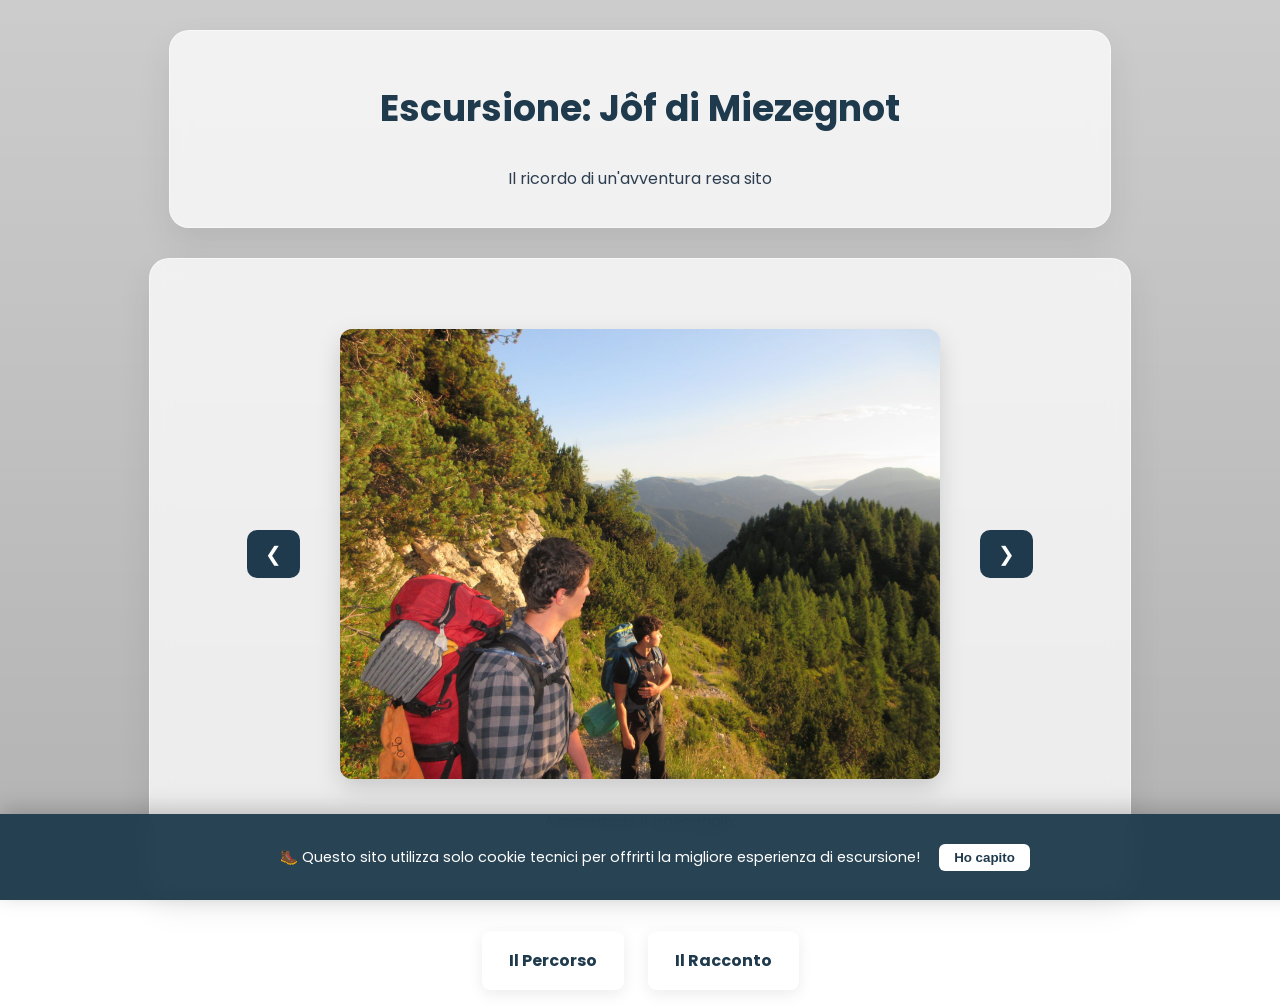
<file: index.html>
<!DOCTYPE html>
<html lang="it">
    
    <head>
        <meta charset="UTF-8">
        <title>Escursione: Jôf di Miezegnot</title>
        <link rel="stylesheet" href="stileIndex.css">
    </head>

    <body>
   <div id="cookie-banner" style="position: fixed; bottom: 0; left: 0; width: 100%; background: rgba(30, 58, 76, 0.95); backdrop-filter: blur(10px); color: white; text-align: center; padding: 15px; box-shadow: 0 -5px 20px rgba(0, 0, 0, 0.2); z-index: 1000; font-size: 0.9rem;">
    <p>🥾 Questo sito utilizza solo cookie tecnici per offrirti la migliore esperienza di escursione! 
        <button onclick="document.getElementById('cookie-banner').style.display='none';" style="background: #ffffff; color: #1e3a4c; border: none; padding: 6px 15px; margin-left: 15px; border-radius: 6px; font-weight: bold; cursor: pointer;">
            Ho capito
        </button>
    </p>
</div>
        <section class="box-contenuto">    

            <h1>Escursione: Jôf di Miezegnot</h1> <!-- Titolo --> 

            <!-- Creo la classe parag-centrati per gestirli separatamente-->
            <p class="parag-centrati">Il ricordo di un'avventura resa sito</p> 

        </section>

        <section class="sezione-galleria">
            <!-- Contenitore principale della galleria -->
                <div class="galleria-container">
                    <!-- Pulsante Indietro -->
                    <button id="btn-precedente" class="btn-freccia">&#10094;</button>
  
                    <!-- L'immagine che ruota -->
                    <img id="foto-galleria" src="immagini/montagna1.jpg" alt="Foto escursione" class="foto-galleria">
  
                    <!-- Pulsante Avanti -->
                    <button id="btn-successivo" class="btn-freccia">&#10095;</button>
                </div>
                <!-- Descrizioni -->
                <div class="testo-descrizione">
                    <p class="testo-descrizione attiva">Ammirando il paesaggio.</p>
                    <p class="testo-descrizione">La Croce sulla cima del monte.</p>
                    <p class="testo-descrizione">Un piccolo momento di goliardia.</p>
                    <p class="testo-descrizione">Le prime luci della mattina.</p>
                    <p class="testo-descrizione">Vista su un rifigio.</p>
                </div>
           
        </section>


        <div class="menu-riquadri">
            <!-- Riquadri di passaggio, uso la classe per definirne proprietà in CSS-->
            <a href="percorso.html" class="riquadro-link">Il Percorso</a>
            <a href="racconto.html" class="riquadro-link">Il Racconto</a>
        </div>
    
        <!-- Script per la galleria a rotazione -->
        <script src="galleria.js"></script>
    
    </body>


</html>
</file>
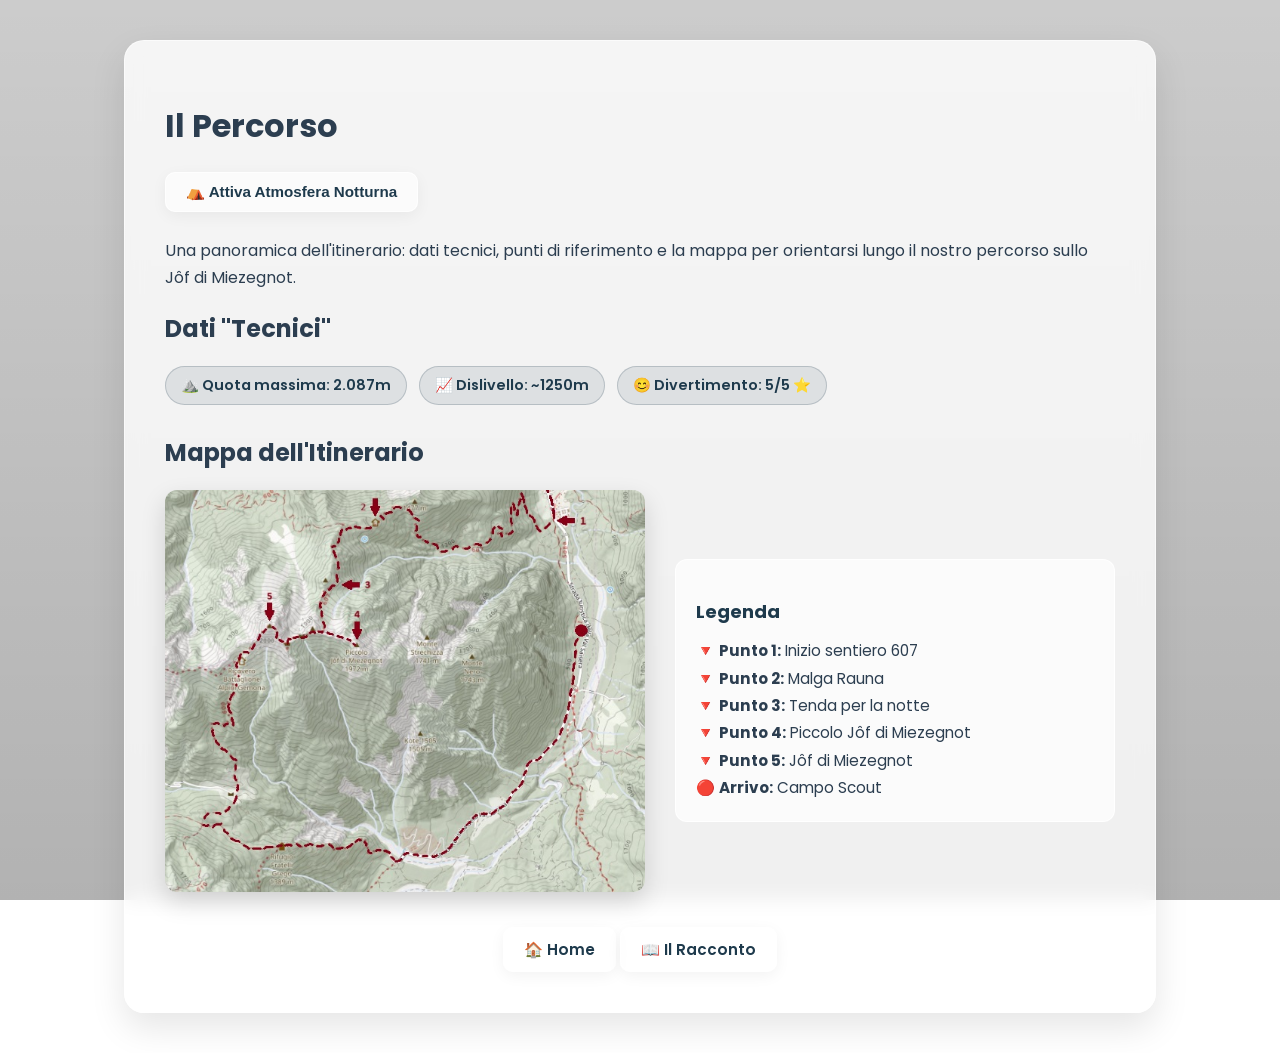
<file: percorso.html>
<!DOCTYPE html>
<html lang="it">
<head>
    <meta charset="UTF-8">
    <meta name="viewport" content="width=device-width, initial-scale=1.0">
    <title>Il Percorso - Jôf di Miezegnot</title>
    <link rel="stylesheet" href="stilePagine1.css"> <!-- Il tuo CSS condiviso -->
</head>
<body>

    <!-- UNICA GRANDE BOX CENTRALE -->
    <div class="sezione-galleria box-percorso-principale">
        
        <!-- Titolo e descrizione -->
        <h1>Il Percorso</h1>

        <div style="margin-bottom: 25px;">
            <button id="btn-notte" class="btn-ritorno">⛺ Attiva Atmosfera Notturna</button>
        </div>
        
        <p class="descrizione-testo">
            Una panoramica dell'itinerario: dati tecnici, punti di riferimento e la mappa per orientarsi lungo il nostro percorso sullo Jôf di Miezegnot.
        </p>

        <h2>Dati "Tecnici"</h2>
        <div class="dati-grid-sinistra">
            <span class="badge-dato">⛰️ Quota massima: 2.087m</span>
            <span class="badge-dato">📈 Dislivello: ~1250m</span>
            <span class="badge-dato">😊 Divertimento: 5/5 ⭐</span>
        </div>

        <h2>Mappa dell'Itinerario</h2>

        <!-- MAPPA E LEGENDA AFFIANCATE DENTRO LA STESSA BOX -->
        <div class="mappa-legenda-align">
            <img src="immagini/mapppa.jpg" alt="Mappa del percorso Jôf di Miezegnot" class="foto-galleria-mappa">
            
            <div class="legenda-lato">
                <h3>Legenda</h3>
                <ul class="legenda-lista">
                    <li>🔻 <strong>Punto 1:</strong> Inizio sentiero 607</li>
                    <li>🔻 <strong>Punto 2:</strong> Malga Rauna</li>
                    <li>🔻 <strong>Punto 3:</strong> Tenda per la notte</li>
                    <li>🔻 <strong>Punto 4:</strong> Piccolo Jôf di Miezegnot</li>
                    <li>🔻 <strong>Punto 5:</strong> Jôf di Miezegnot</li>
                    <li>🔴 <strong>Arrivo:</strong> Campo Scout</li>
                </ul>
            </div>
        </div>

        <!-- Pulsante di ritorno -->
        <div style="text-align: center; margin-top: 35px;">

            <a href="index.html" class="btn-ritorno">🏠 Home</a>
            <a href="racconto.html" class="btn-ritorno">📖 Il Racconto</a>
        </div>

    </div>
    <!-- SCRIPT JAVASCRIPT PER LA MODALITÀ NOTTE -->
    <script>
        const btnNotte = document.getElementById('btn-notte');
        
        btnNotte.addEventListener('click', function() {
            document.body.classList.toggle('modo-notte');
            
            if (document.body.classList.contains('modo-notte')) {
                btnNotte.textContent = "☀️ Torna alla luce del giorno";
            } else {
                btnNotte.textContent = "⛺ Attiva Atmosfera Notturna";
            }
        });
    </script>

</body>
</html>
</file>
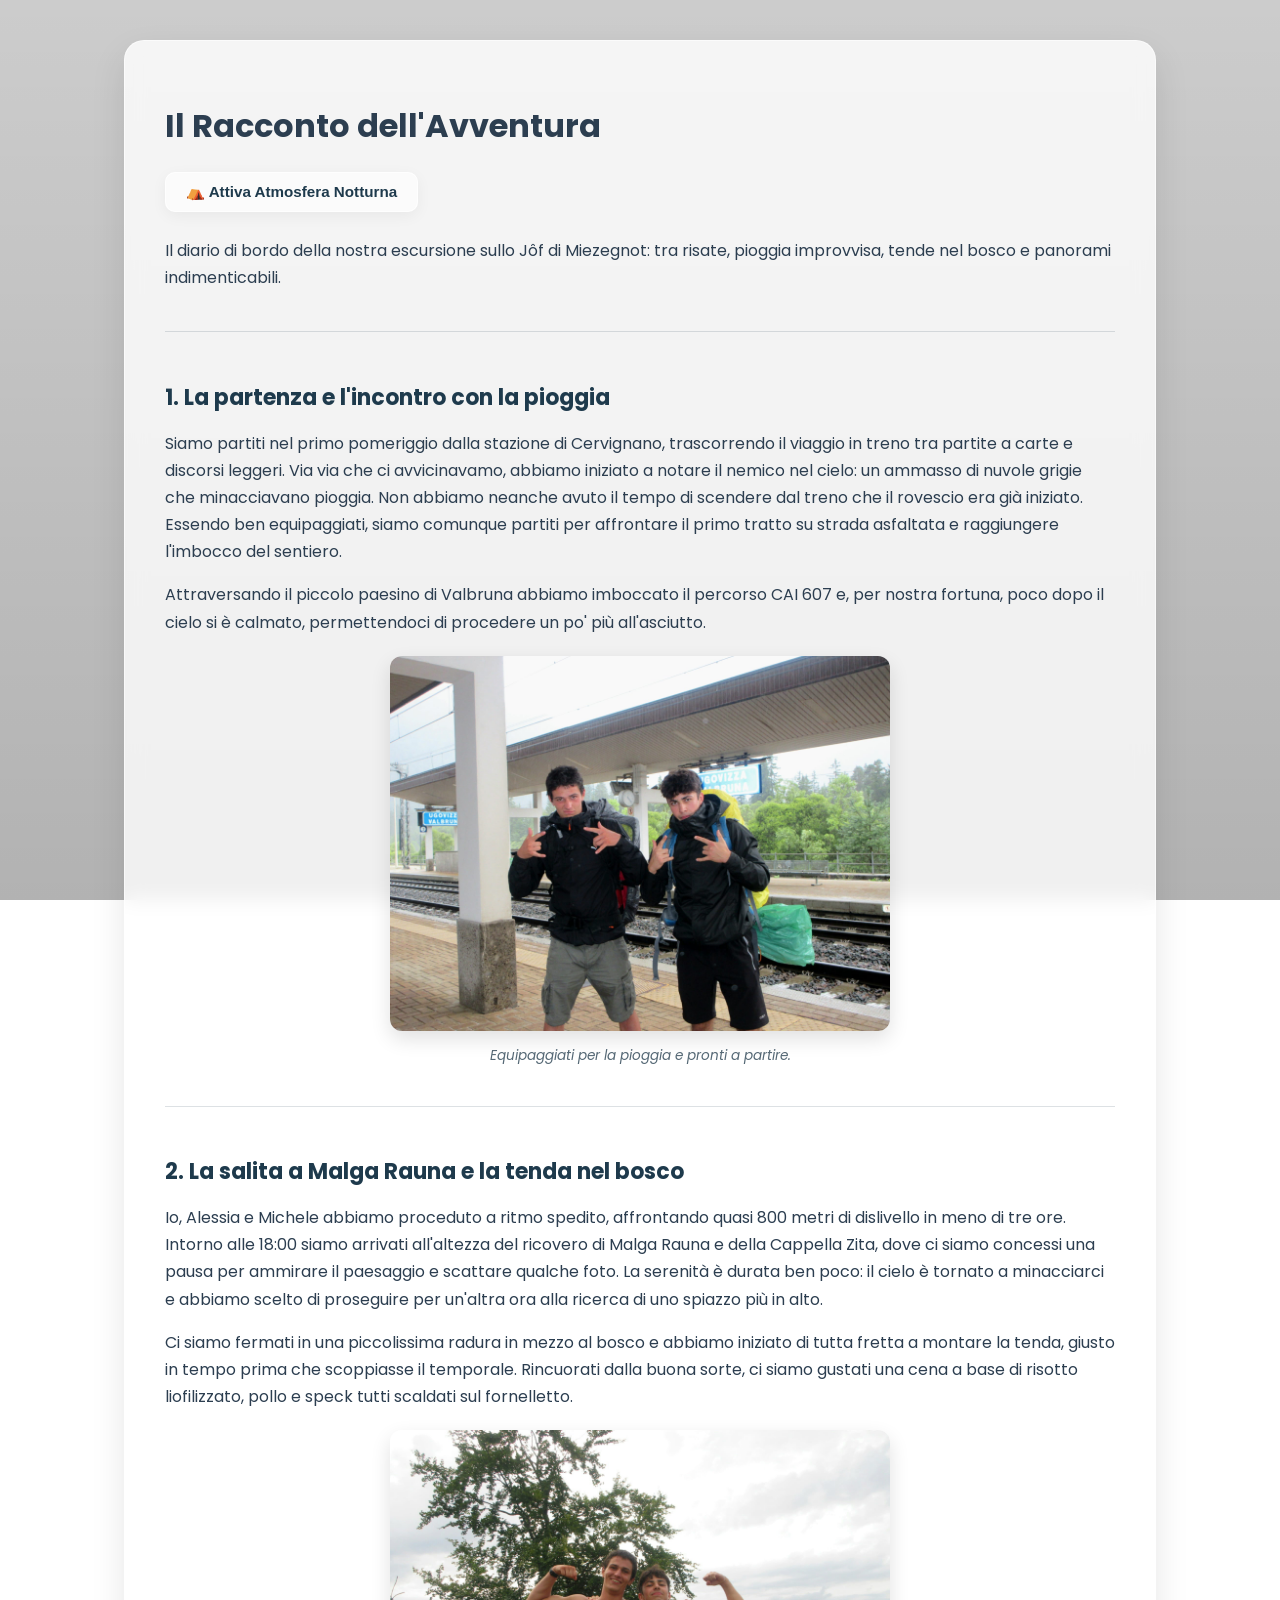
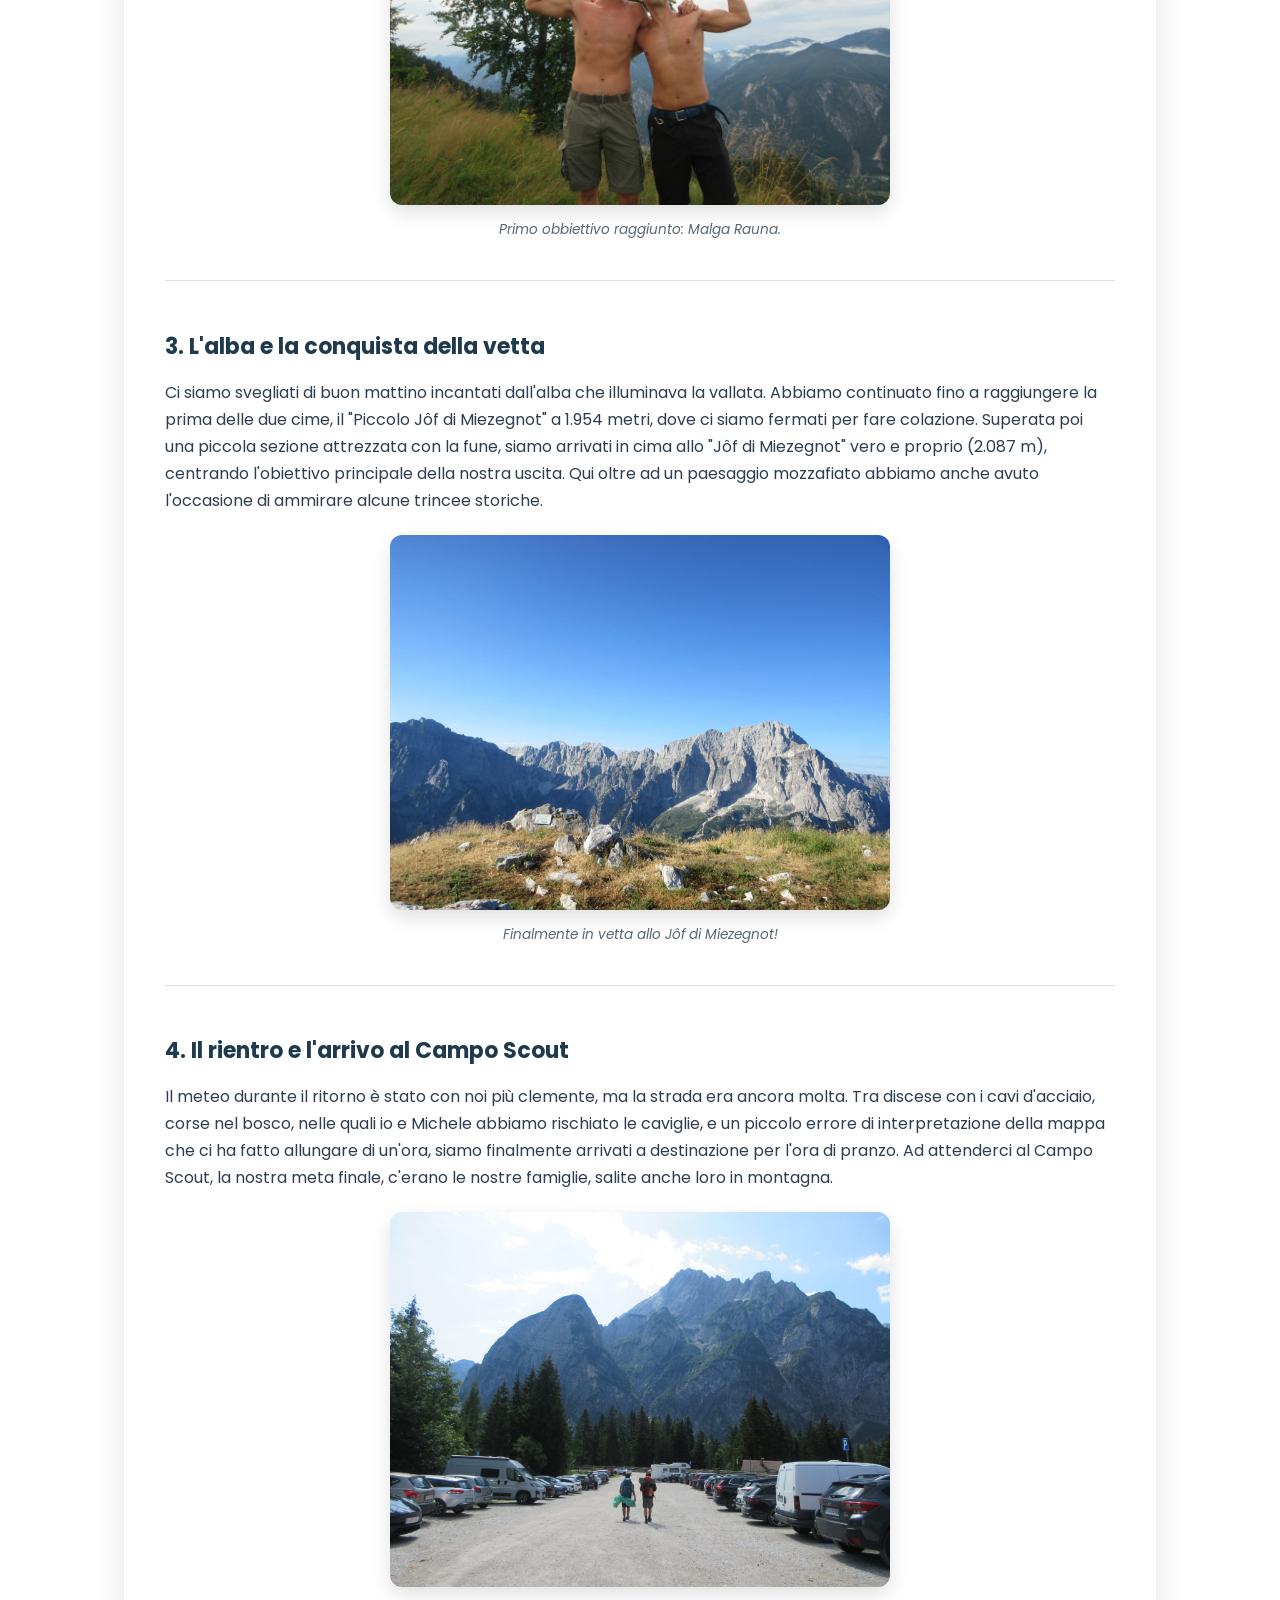
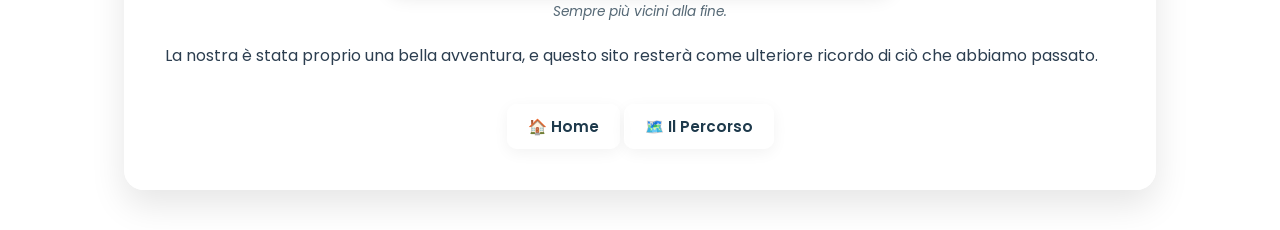
<file: racconto.html>
<!DOCTYPE html>
<html lang="it">
<head>
    <meta charset="UTF-8">
    <meta name="viewport" content="width=device-width, initial-scale=1.0">
    <title>Il Racconto - Jôf di Miezegnot</title>
    <link rel="stylesheet" href="stilePagine1.css">
</head>
<body>

    <!-- BOX PRINCIPALE DEL RACCONTO -->
    <div class="sezione-galleria box-percorso-principale">
        
        <h1>Il Racconto dell'Avventura</h1>

        <div style="margin-bottom: 25px;">
            <button id="btn-notte" class="btn-ritorno">⛺ Attiva Atmosfera Notturna</button>
        </div>
        
        <p class="descrizione-testo parag-centrati">
            Il diario di bordo della nostra escursione sullo Jôf di Miezegnot: tra risate, pioggia improvvisa, tende nel bosco e panorami indimenticabili.
        </p>

        <!-- CAPITOLO 1 -->
        <div class="capitolo-box">
            <h2>1. La partenza e l'incontro con la pioggia</h2>
            <p>
                Siamo partiti nel primo pomeriggio dalla stazione di Cervignano, trascorrendo il viaggio in treno tra partite a carte e discorsi leggeri. Via via che ci avvicinavamo, abbiamo iniziato a notare il nemico nel cielo: un ammasso di nuvole grigie che minacciavano pioggia. Non abbiamo neanche avuto il tempo di scendere dal treno che il rovescio era già iniziato. Essendo ben equipaggiati, siamo comunque partiti per affrontare il primo tratto su strada asfaltata e raggiungere l'imbocco del sentiero. 
            </p>
            <p>
                Attraversando il piccolo paesino di Valbruna abbiamo imboccato il percorso CAI 607 e, per nostra fortuna, poco dopo il cielo si è calmato, permettendoci di procedere un po' più all'asciutto.
            </p>
            
            <!-- Foto del Capitolo 1 -->
            <div class="foto-capitolo-container">
                <img src="immagini/fotoStazione.jpg" alt="Partenza dell'escursione" class="foto-capitolo">
                <span class="didascalia">Equipaggiati per la pioggia e pronti a partire.</span>
            </div>
        </div>

        <!-- CAPITOLO 2 -->
        <div class="capitolo-box">
            <h2>2. La salita a Malga Rauna e la tenda nel bosco</h2>
            <p>
                Io, Alessia e Michele abbiamo proceduto a ritmo spedito, affrontando quasi 800 metri di dislivello in meno di tre ore. Intorno alle 18:00 siamo arrivati all'altezza del ricovero di Malga Rauna e della Cappella Zita, dove ci siamo concessi una pausa per ammirare il paesaggio e scattare qualche foto. La serenità è durata ben poco: il cielo è tornato a minacciarci e abbiamo scelto di proseguire per un'altra ora alla ricerca di uno spiazzo più in alto.
            </p>
            <p>
                Ci siamo fermati in una piccolissima radura in mezzo al bosco e abbiamo iniziato di tutta fretta a montare la tenda, giusto in tempo prima che scoppiasse il temporale. Rincuorati dalla buona sorte, ci siamo gustati una cena a base di risotto liofilizzato, pollo e speck tutti scaldati sul fornelletto.
            </p>
            
            <!-- Foto del Capitolo 2 -->
            <div class="foto-capitolo-container">
                <img src="immagini/fotoMalgaRauna.jpg" alt="Bicipiti e Malga" class="foto-capitolo">
                <span class="didascalia">Primo obbiettivo raggiunto: Malga Rauna.</span>
            </div>
        </div>

        <!-- CAPITOLO 3 -->
        <div class="capitolo-box">
            <h2>3. L'alba e la conquista della vetta</h2>
            <p>
                Ci siamo svegliati di buon mattino incantati dall'alba che illuminava la vallata. Abbiamo continuato fino a raggiungere la prima delle due cime, il "Piccolo Jôf di Miezegnot" a 1.954 metri, dove ci siamo fermati per fare colazione. Superata poi una piccola sezione attrezzata con la fune, siamo arrivati in cima allo "Jôf di Miezegnot" vero e proprio (2.087 m), centrando l'obiettivo principale della nostra uscita. Qui oltre ad un paesaggio mozzafiato abbiamo anche avuto l'occasione di ammirare alcune trincee storiche.
            </p>
            
            <!-- Foto del Capitolo 3 -->
            <div class="foto-capitolo-container">
                <img src="immagini/fotoCima.jpg" alt="In cima allo Jôf di Miezegnot" class="foto-capitolo">
                <span class="didascalia">Finalmente in vetta allo Jôf di Miezegnot!</span>
            </div>
        </div>

        <!-- CAPITOLO 4 -->
        <div class="capitolo-box">
            <h2>4. Il rientro e l'arrivo al Campo Scout</h2>
            <p>
                Il meteo durante il ritorno è stato con noi più clemente, ma la strada era ancora molta. Tra discese con i cavi d'acciaio, corse nel bosco, nelle quali io e Michele abbiamo rischiato le caviglie, e un piccolo errore di interpretazione della mappa che ci ha fatto allungare di un'ora, siamo finalmente arrivati a destinazione per l'ora di pranzo. Ad attenderci al Campo Scout, la nostra meta finale, c'erano le nostre famiglie, salite anche loro in montagna.
                        <!-- Foto del Capitolo 4 -->
            <div class="foto-capitolo-container">
                <img src="immagini/fotoArrivo.jpg" alt="Quasi arrivati" class="foto-capitolo">
                <span class="didascalia">Sempre più vicini alla fine.</span>
            </div>
        </div>

          <p>
            La nostra è stata proprio una bella avventura, e questo sito resterà come ulteriore ricordo di ciò che abbiamo passato. 
          </p>

        <div style="text-align: center; margin-top: 35px;">
            <a href="index.html" class="btn-ritorno">🏠 Home</a>
            <a href="percorso.html" class="btn-ritorno">🗺️ Il Percorso</a>
        </div>
        </div>

    </div>

    <!-- SCRIPT JAVASCRIPT PER LA MODALITÀ NOTTE -->
    <script>
        const btnNotte = document.getElementById('btn-notte');
        
        btnNotte.addEventListener('click', function() {
            document.body.classList.toggle('modo-notte');
            
            if (document.body.classList.contains('modo-notte')) {
                btnNotte.textContent = "☀️ Torna alla luce del giorno";
            } else {
                btnNotte.textContent = "⛺ Attiva Atmosfera Notturna";
            }
        });
    </script>

</body>
</html>
</file>
<file: stileIndex.css>
@import url('https://fonts.googleapis.com/css2?family=Poppins:wght@300;400;600&display=swap');

/* Proprietà corpo principale*/
body {
  font-family: 'Poppins', sans-serif;
  background: 
    linear-gradient(rgba(0, 0, 0, 0.2), rgba(0, 0, 0, 0.3)), 
    url('https://images.pexels.com/photos/1054218/pexels-photo-1054218.jpeg');
  background-size: cover;
  background-position: center;
  background-attachment: fixed;
  color: #2c3e50;
}

/* Definisco una box contenuto*/
.box-contenuto {
  background: rgba(255, 255, 255, 0.75); 
  backdrop-filter: blur(10px);           /* Effetto sfocatura */
  border: 1px solid rgba(255, 255, 255, 0.5); /* Bordo chiaro */
  max-width: 900px;
  margin: 30px auto;                     /* Centrato e distanziato dalle altre sezioni */
  padding: 20px;
  border-radius: 20px;                  
  box-shadow: 0 15px 35px rgba(0, 0, 0, 0.08); 
  text-align: center;
}

.sezione-galleria {
  background: rgba(255, 255, 255, 0.75); 
  backdrop-filter: blur(10px);        
  border: 1px solid rgba(255, 255, 255, 0.5); 
  max-width: 900px;
  margin: 30px auto;                    
  padding: 40px;
  border-radius: 20px;                
  box-shadow: 0 15px 35px rgba(0, 0, 0, 0.08); 
  text-align: center;
}

/* Personalizzazione dei titoli */
h1 {
  color: #1e3a4c;
  text-align: center;
  font-size: 36px;
}

/*Centratura paragrafi*/
.parag-centrati {
  text-align: center;
}


/*Standard per le foto*/
.foto-galleria {
  width: 600px;
  height: auto;
  border-radius: 12px;
  box-shadow: 0 10px 25px rgba(0, 0, 0, 0.15);  
}

/* Blocco pulsanti */
.galleria-container {
  display: flex;
  align-items: center;
  justify-content: center; 
  gap: 40px;               
  max-width: 800px;        
  margin: 30px auto;       
}

/* Estetica Pulsanti */
.btn-freccia {
  background-color: #1e3a4c; 
  color: white;
  border: none;
  font-size: 20px;
  border-radius: 10px; 
  padding: 12px 18px; 
  cursor: pointer;
  transition: all 0.3s ease; 
}

/* Comportamento di hover (CARINO) */
.btn-freccia:hover {
  background-color: #2c4a5d;
  transform: translateY(-2px); 
}

/* Blocchi link */
.menu-riquadri {
  text-align: center;
  margin-top: 30px; 
}

/* Blocchi link stile */
.riquadro-link {
  display: inline-block; 
  padding: 15px 25px;    
  margin: 10px;          
  color: #1e3a4c;     
  text-decoration: none; 
  border: 2px solid rgb(255, 255, 255, 0.5);    
  border-radius: 8px;    
  font-weight: bold;     
  background-color: #ffffff;
  box-shadow: 0 4px 15px rgba(0, 0, 0, 0.08); 
  transition: all 0.3s ease; 
}

/* Link hover */
.riquadro-link:hover {
  background-color: #2c4a5d;
  color: white;
  border-color: #2c4a5d;
  transform: translateY(-4px); 
  box-shadow: 0 8px 20px rgba(46, 125, 50, 0.3); 
}


.testo-descrizione p {
  display: none; 
}


.testo-descrizione p.attiva {
  display: block; 
}

.cookie-box {
  position: fixed;
  bottom: 0;
  left: 0;
  width: 100%;
  background: rgba(30, 58, 76, 0.95);
  backdrop-filter: blur(10px);
  color: white;
  text-align: center;
  padding: 15px;
  box-shadow: 0 -5px 20px rgba(0, 0, 0, 0.2);
  z-index: 1000;
  font-size: 0.9rem;
  transition: transform 0.4s ease;
}

.cookie-box.nascondi {
  transform: translateY(100%);
}

.btn-cookie {
  background: #ffffff;
  color: #1e3a4c;
  border: none;
  padding: 6px 15px;
  margin-left: 15px;
  border-radius: 6px;
  font-weight: bold;
  cursor: pointer;
  transition: background 0.2s;
}

.btn-cookie:hover {
  background: #c8e6c9;
}

/* --- MODALITÀ NOTTE (Dark Mode Completa) --- */
body.modo-notte {
  background: linear-gradient(rgba(0, 0, 0, 0.2), rgba(0, 0, 0, 0.3)), 
              url('https://images.pexels.com/photos/790181/pexels-photo-790181.jpeg') !important;
  background-size: cover !important;
  background-position: center !important;
  background-attachment: fixed !important;
  color: #d1d5db !important;
}

body.modo-notte .box-percorso-principale {
  background: rgba(20, 26, 33, 0.9) !important;
  border: 1px solid rgba(255, 255, 255, 0.08) !important;
  box-shadow: 0 20px 40px rgba(0, 0, 0, 0.5) !important;
  color: #d1d5db !important;
}

body.modo-notte .box-percorso-principale h1, 
body.modo-notte .box-percorso-principale h2, 
body.modo-notte .box-percorso-principale h3, 
body.modo-notte .box-percorso-principale p,
body.modo-notte .capitolo-box p {
  color: #d1d5db !important;
}

body.modo-notte .capitolo-box {
  border-top-color: rgba(255, 255, 255, 0.15);
}

body.modo-notte .didascalia {
  color: #94a3b8;
}
</file>
<file: stilePagine1.css>
@import url('https://fonts.googleapis.com/css2?family=Poppins:wght@300;400;600&display=swap');

/* Proprietà corpo principale*/
body {
  font-family: 'Poppins', sans-serif;
  background: 
    linear-gradient(rgba(0, 0, 0, 0.2), rgba(0, 0, 0, 0.3)), 
    url('https://images.pexels.com/photos/1054218/pexels-photo-1054218.jpeg');
  background-size: cover;
  background-position: center;
  background-attachment: fixed;
  color: #2c3e50;
}

p {
  font-size: 1rem; 
  line-height: 1.7;
  color: #2c3e50;
}

/* Griglia per i dati */
.dati-grid {
  display: flex;
  justify-content: center;
  gap: 15px;
  flex-wrap: wrap;
  margin-top: 15px;
}

.badge-dato {
  background: rgba(30, 58, 76, 0.1);
  color: #1e3a4c;
  padding: 8px 15px;
  border-radius: 20px;
  font-weight: 600;
  font-size: 0.9rem;
  border: 1px solid rgba(30, 58, 76, 0.2);
}

.box-percorso-principale {
  max-width: 950px;
  margin: 40px auto;
  padding: 40px;
  text-align: left !important; 
  background: rgba(255, 255, 255, 0.8) !important;
  backdrop-filter: blur(10px);
  border: 1px solid rgba(255, 255, 255, 0.6);
  border-radius: 20px;
  box-shadow: 0 15px 35px rgba(0, 0, 0, 0.1);
}


.descrizione-testo {
  text-align: left;
  margin-bottom: 20px;
}

.dati-grid-sinistra {
  display: flex;
  justify-content: flex-start;
  gap: 12px;
  flex-wrap: wrap;
  margin-bottom: 30px;
}

.mappa-legenda-align {
  display: flex;
  align-items: center; 
  gap: 30px;
  flex-wrap: wrap;
  margin-top: 20px;
}

.foto-galleria-mappa {
  max-width: 480px;
  width: 100%;
  height: auto;
  border-radius: 12px;
  box-shadow: 0 10px 25px rgba(0, 0, 0, 0.15);  
}


.legenda-lato {
  background: rgba(255, 255, 255, 0.7);
  padding: 20px;
  border-radius: 12px;
  border: 1px solid rgba(255, 255, 255, 0.9);
  flex: 1;
  min-width: 220px;
}

.legenda-lato h3 {
  font-size: 18px;
  margin-bottom: 12px;
  color: #1e3a4c;
}

.legenda-lista {
  list-style: none;
  padding: 0;
  margin: 0;
  font-size: 0.95rem;
  color: #2c3e50;
  line-height: 1.8;
}
.btn-ritorno {
  display: inline-block;
  padding: 10px 20px;
  background: rgba(255, 255, 255, 0.6);
  color: #1e3a4c;
  text-decoration: none;
  border: 1px solid rgba(255, 255, 255, 0.8);
  border-radius: 10px;
  font-weight: 600;
  font-size: 0.95rem;
  transition: all 0.3s ease;
  box-shadow: 0 4px 15px rgba(0, 0, 0, 0.05);
}

.btn-ritorno:hover {
  background: #1e3a4c;
  color: white;
  border-color: #1e3a4c;
  transform: translateY(-2px);
}

.capitolo-box {
  margin-top: 40px;
  padding-top: 30px;
  border-top: 1px solid rgba(30, 58, 76, 0.15); 
  text-align: left;
}

.capitolo-box h2 {
  color: #1e3a4c;
  font-size: 22px;
  margin-bottom: 15px;
}

.capitolo-box p {
  margin-bottom: 15px;
  line-height: 1.7;
  color: #2c3e50;
}


.foto-capitolo-container {
  margin: 20px 0;
  text-align: center;
}

.foto-capitolo {
  max-width: 100%;
  width: 500px;
  height: auto;
  border-radius: 12px;
  box-shadow: 0 8px 20px rgba(0, 0, 0, 0.12);
}


.didascalia {
  display: block;
  font-size: 0.85rem;
  color: #556875;
  font-style: italic;
  margin-top: 8px;
}

/* --- MODALITÀ NOTTE (Dark Mode Completa) --- */
body.modo-notte {
  background: linear-gradient(rgba(0, 0, 0, 0.2), rgba(0, 0, 0, 0.3)), 
              url('https://images.pexels.com/photos/790181/pexels-photo-790181.jpeg') !important;
  background-size: cover !important;
  background-position: center !important;
  background-attachment: fixed !important;
  color: #d1d5db !important;
}

body.modo-notte .box-percorso-principale {
  background: rgba(20, 26, 33, 0.9) !important;
  border: 1px solid rgba(255, 255, 255, 0.08) !important;
  box-shadow: 0 20px 40px rgba(0, 0, 0, 0.5) !important;
  color: #d1d5db !important;
}

body.modo-notte .box-percorso-principale h1, 
body.modo-notte .box-percorso-principale h2, 
body.modo-notte .box-percorso-principale h3, 
body.modo-notte .box-percorso-principale p,
body.modo-notte .capitolo-box p {
  color: #d1d5db !important;
}

body.modo-notte .capitolo-box {
  border-top-color: rgba(255, 255, 255, 0.15);
}

body.modo-notte .didascalia {
  color: #94a3b8;
}
</file>
